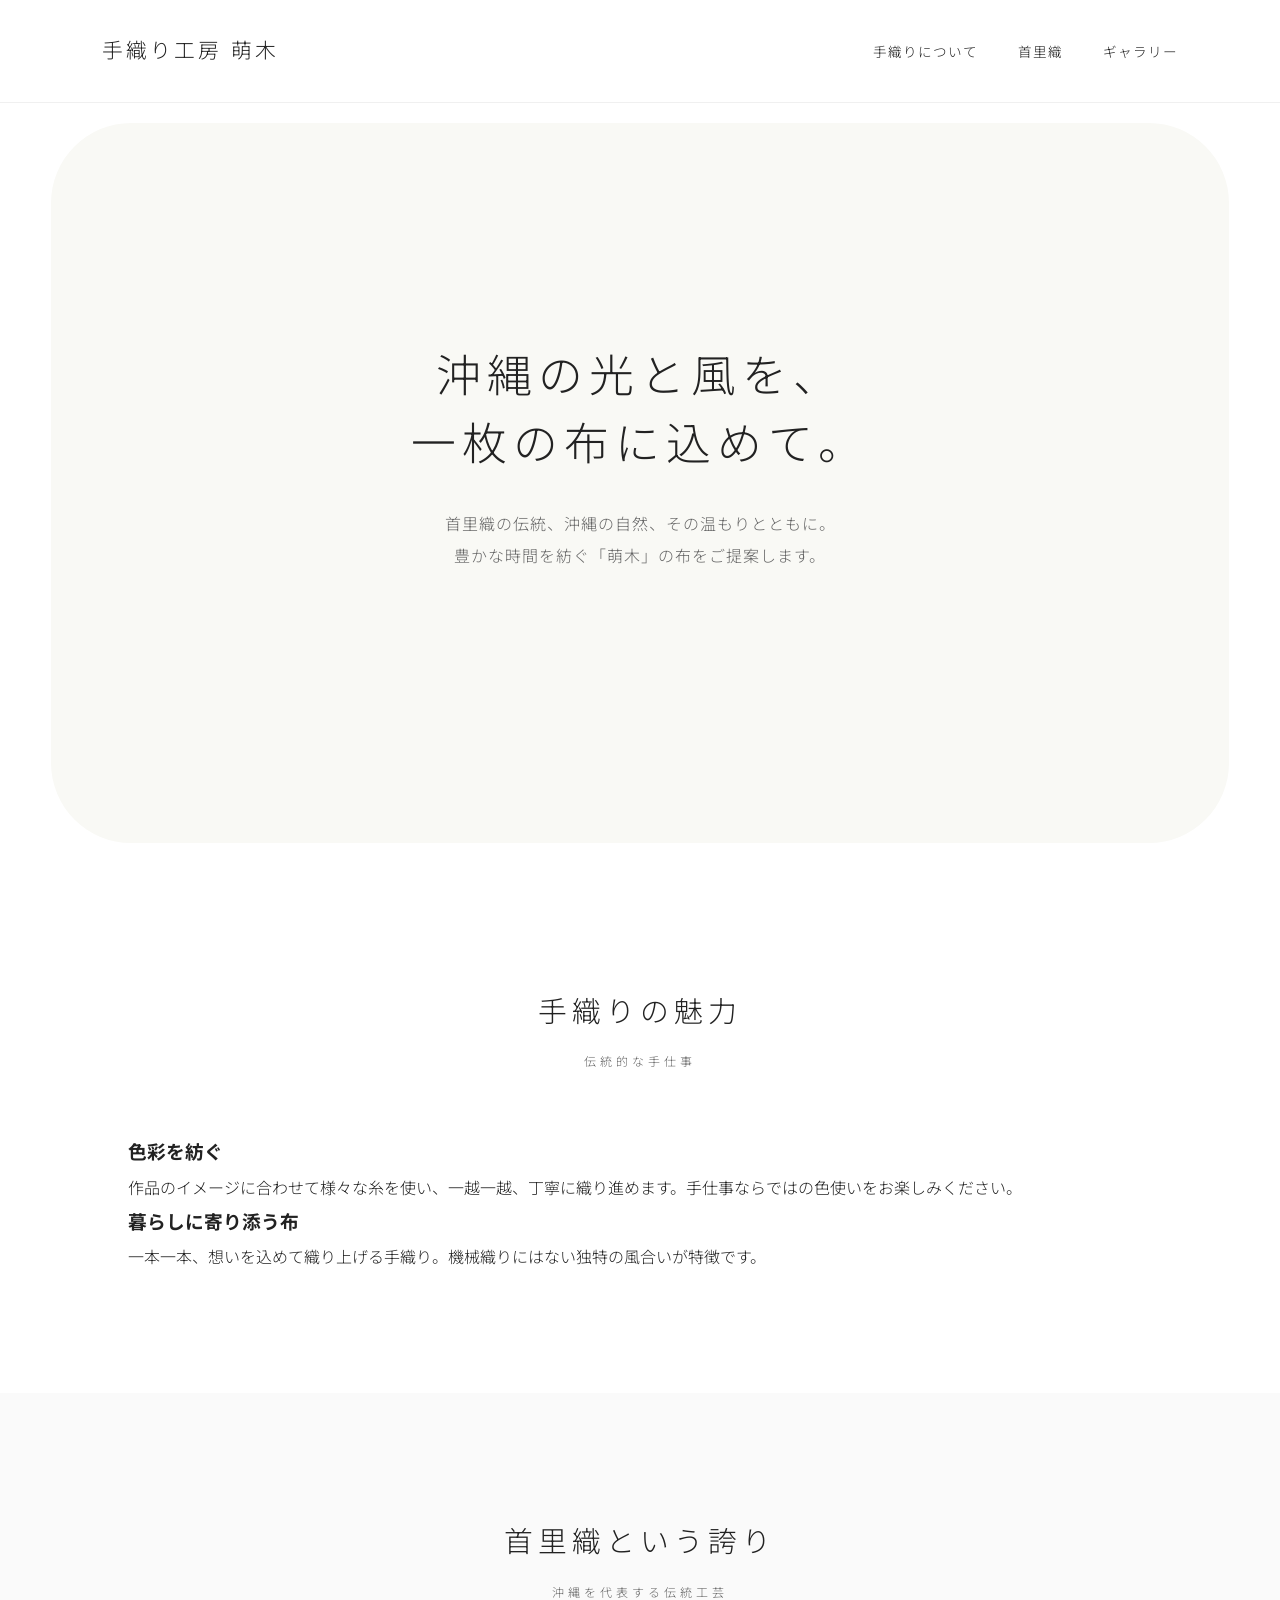
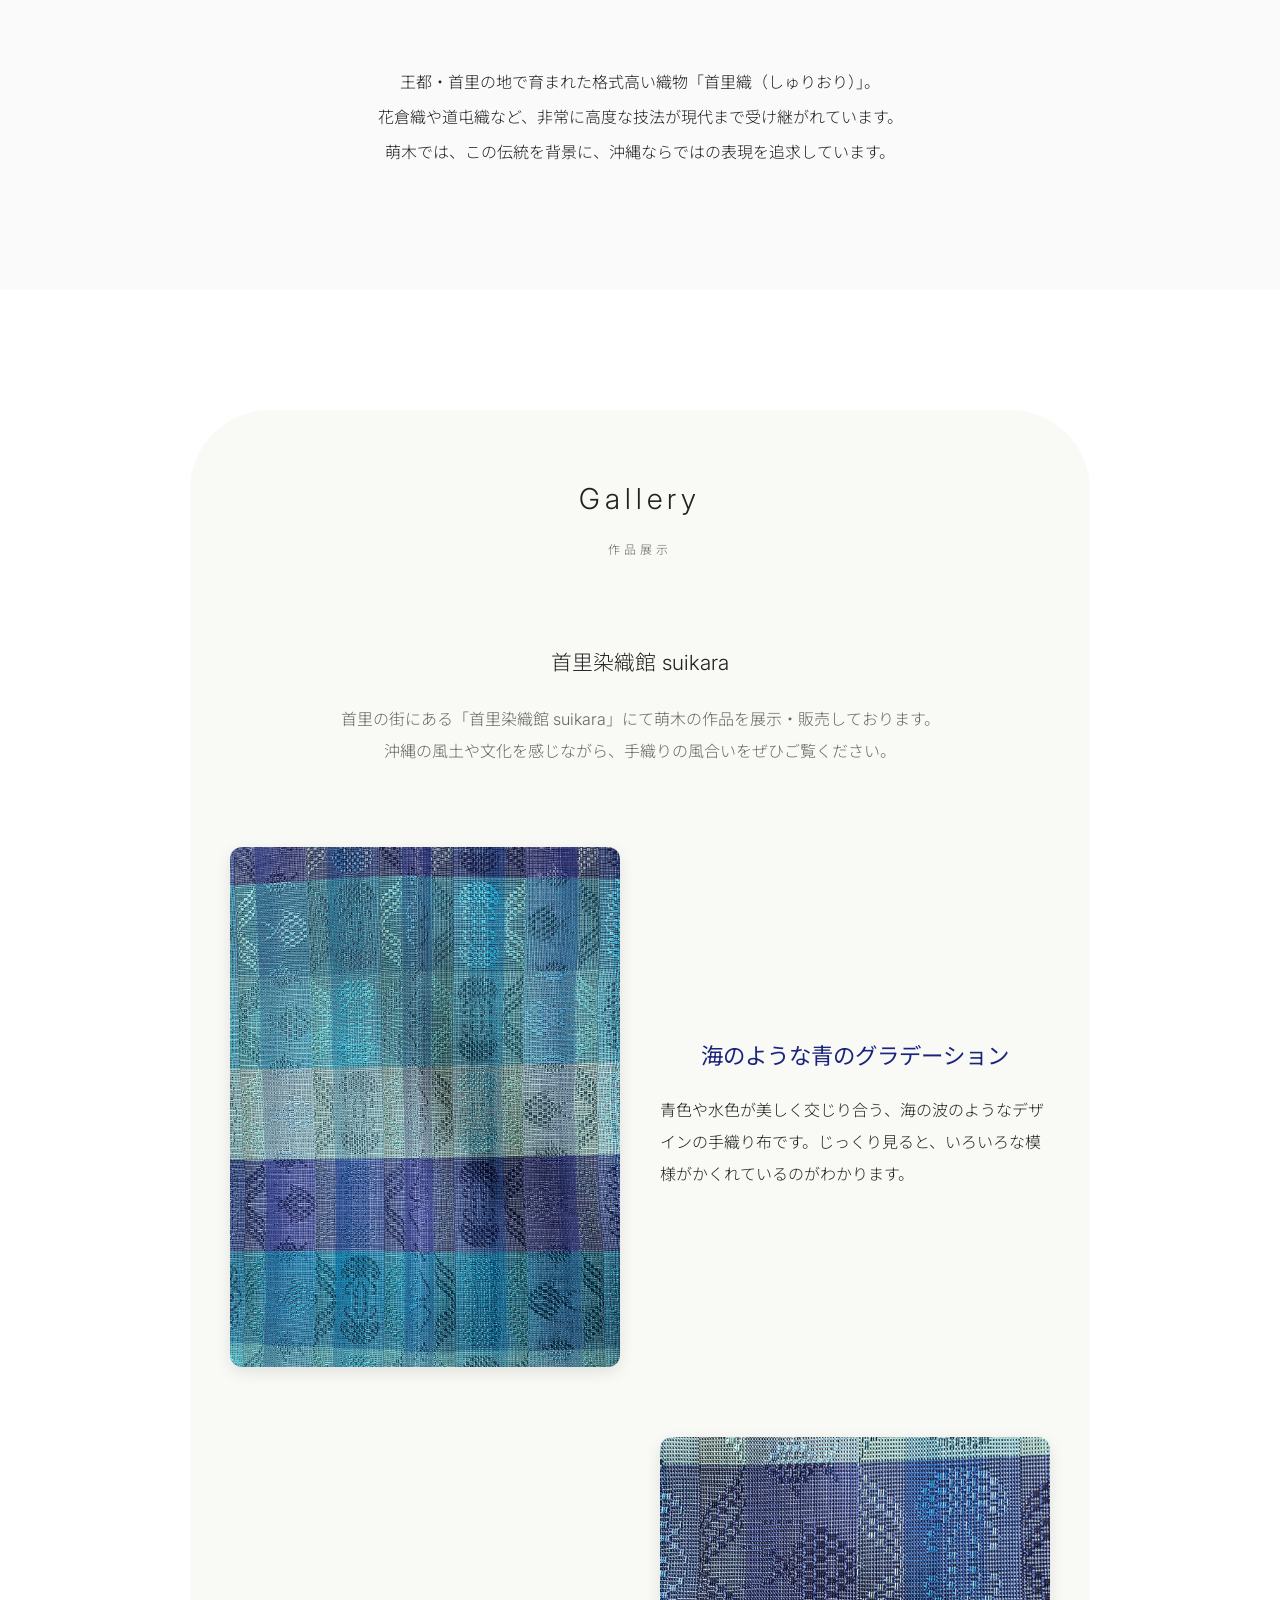
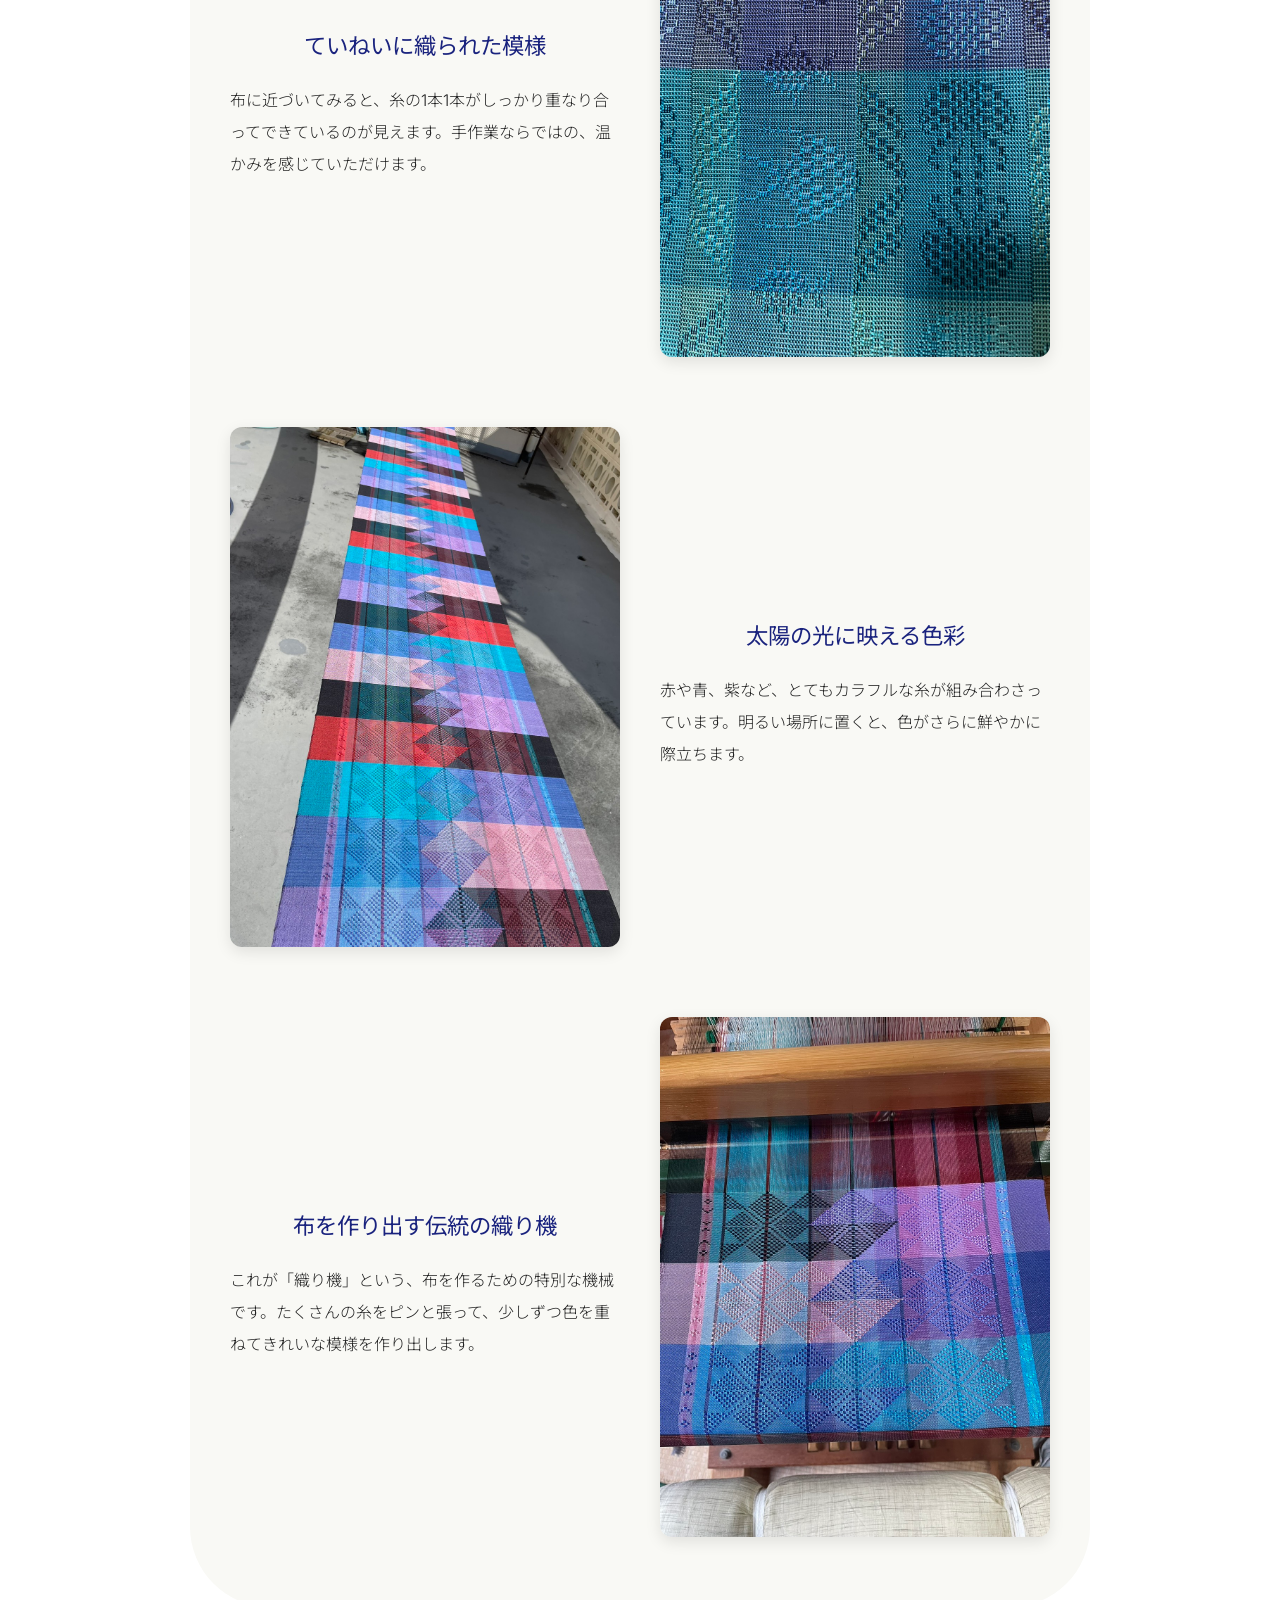
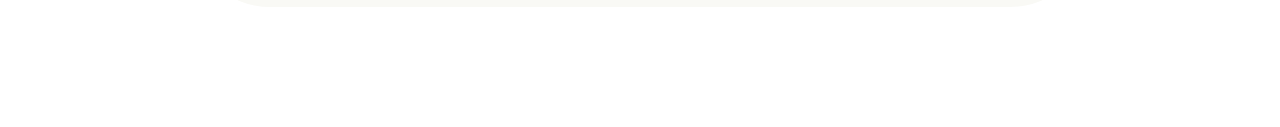
<file: index.html>
<!DOCTYPE html>
<html lang="ja">

<head>
    <meta charset="UTF-8">
    <meta name="viewport" content="width=device-width, initial-scale=1.0">
    <title>手織り工房萌木 | 首里織の伝統を、現代の暮らしへ</title>
    <!-- Google Fonts からオシャレなフォントを読み込んでいます -->
    <link
        href="https://fonts.googleapis.com/css2?family=Inter:wght@300;400&family=Noto+Sans+JP:wght@300;400&display=swap"
        rel="stylesheet">
    <!-- デザインを決める CSS ファイルを読み込んでいます -->
    <link rel="stylesheet" href="style.css">
</head>

<body>

    <!-- ヘッダー：ロゴとナビゲーションメニュー -->
    <header>
        <div class="logo">手織り工房 萌木</div>
        <nav>
            <ul>
                <li><a href="#about">手織りについて</a></li>
                <li><a href="#techniques">首里織</a></li>
                <li><a href="#shop">ギャラリー</a></li>
            </ul>
        </nav>
    </header>

    <main>
        <!-- ヒーローエリア：トップの見せ場です -->
        <section class="hero">
            <div class="hero-content fade-in">
                <h1>沖縄の光と風を、<br>一枚の布に込めて。</h1>
                <p>首里織の伝統、沖縄の自然、その温もりとともに。<br>
                    豊かな時間を紡ぐ「萌木」の布をご提案します。</p>

            </div>
        </section>

        <!-- 手織りの魅力についてのセクション -->
        <section id="about" class="about">
            <h2 class="fade-in">手織りの魅力</h2>
            <p class="subtitle fade-in">伝統的な手仕事</p>
            <div class="about-grid fade-in">
                <div class="about-item">
                    <h3>色彩を紡ぐ</h3>
                    <p>作品のイメージに合わせて様々な糸を使い、一越一越、丁寧に織り進めます。手仕事ならではの色使いをお楽しみください。</p>
                </div>
                <div class="about-item">
                    <h3>暮らしに寄り添う布</h3>
                    <p>一本一本、想いを込めて織り上げる手織り。機械織りにはない独特の風合いが特徴です。</p>
                </div>
            </div>
        </section>

        <!-- 首里織（しゅりおり）についての紹介 -->
        <section id="techniques" class="techniques">
            <div class="tech-content fade-in">
                <h2>首里織という誇り</h2>
                <p class="subtitle">沖縄を代表する伝統工芸</p>
                <div class="tech-desc">
                    <p>王都・首里の地で育まれた格式高い織物「首里織（しゅりおり）」。<br>
                        花倉織や道屯織など、非常に高度な技法が現代まで受け継がれています。<br>
                        萌木では、この伝統を背景に、沖縄ならではの表現を追求しています。</p>
                </div>
            </div>
        </section>

        <!-- 展示紹介（suikara の案内） -->
        <section id="shop" class="shop">
            <div class="shop-card">
                <h2 class="fade-in">Gallery</h2>
                <p class="subtitle fade-in">作品展示</p>
                <div class="shop-simple fade-in">
                    <h3>首里染織館 suikara</h3>
                    <p>首里の街にある「首里染織館 suikara」にて萌木の作品を展示・販売しております。沖縄の風土や文化を感じながら、手織りの風合いをぜひご覧ください。</p>
                </div>

                <!-- ここからが市松模様（互い違い）の写真と文章のコーナーです -->
                <div class="checker-gallery">

                    <!-- 1つ目：写真が左、文章が右 -->
                    <div class="checker-row fade-in">
                        <div class="checker-img">
                            <img src="images/photo1.jpg" alt="青と紫の手織りの布">
                        </div>
                        <div class="checker-text">
                            <h3>海のような青のグラデーション</h3>
                            <p>青色や水色が美しく交じり合う、海の波のようなデザインの手織り布です。じっくり見ると、いろいろな模様がかくれているのがわかります。</p>
                        </div>
                    </div>

                    <!-- 2つ目：文章が左、写真が右 -->
                    <div class="checker-row reverse fade-in">
                        <div class="checker-img">
                            <img src="images/photo2.jpg" alt="丁寧に織られた青い布の模様">
                        </div>
                        <div class="checker-text">
                            <h3>ていねいに織られた模様</h3>
                            <p>布に近づいてみると、糸の1本1本がしっかり重なり合ってできているのが見えます。手作業ならではの、温かみを感じていただけます。</p>
                        </div>
                    </div>

                    <!-- 3つ目：写真が左、文章が右 -->
                    <div class="checker-row fade-in">
                        <div class="checker-img">
                            <img src="images/photo3.jpg" alt="カラフルな手織りの布">
                        </div>
                        <div class="checker-text">
                            <h3>太陽の光に映える色彩</h3>
                            <p>赤や青、紫など、とてもカラフルな糸が組み合わさっています。明るい場所に置くと、色がさらに鮮やかに際立ちます。</p>
                        </div>
                    </div>

                    <!-- 4つ目：文章が左、写真が右 -->
                    <div class="checker-row reverse fade-in">
                        <div class="checker-img">
                            <img src="images/photo4.jpg" alt="織り機で布を織る様子">
                        </div>
                        <div class="checker-text">
                            <h3>布を作り出す伝統の織り機</h3>
                            <p>これが「織り機」という、布を作るための特別な機械です。たくさんの糸をピンと張って、少しずつ色を重ねてきれいな模様を作り出します。</p>
                        </div>
                    </div>

                    <!-- 5つ目：写真が左、文章が右 -->


                </div>
            </div>
        </section>


    </main>

    <!-- スクロールしたときにフワッと出すための魔法のプログラム -->
    <script>
        // ページが読み込まれたら準備スタート
        document.addEventListener('DOMContentLoaded', function () {
            // フワッと出したいものを全部探しておく
            const fadeElements = document.querySelectorAll('.fade-in');

            // 画面の中に入ってきたかどうかを見張る「監視係（かんしがかり）」を作ります
            const observer = new IntersectionObserver((entries) => {
                entries.forEach(entry => {
                    // もし画面の中に入ってきたら
                    if (entry.isIntersecting) {
                        // 「is-visible（見えたよ！）」という目印をつけます
                        entry.target.classList.add('is-visible');
                        // 一度見えたら、もう監視しなくていいのでお休みにします
                        observer.unobserve(entry.target);
                    }
                });
            }, {
                // 画面の下から少し顔を出したくらいでフワッと出るように調整しています
                threshold: 0.1,
                rootMargin: "0px 0px -50px 0px"
            });

            // 探しておいたフワッと出したいもの全部に、監視係をつけます
            fadeElements.forEach(element => {
                observer.observe(element);
            });
        });
    </script>
</body>

</html>
</file>
<file: style.css>
/* 
   style.css: デザインを決めるファイルです。
*/

:root {
    --primary-white: #ffffff;
    --sand-beige: #f9f9f5;
    --accent-indigo: #1a237e;
    --text-main: #222222;
    --text-light: #666666;
}

* {
    margin: 0;
    padding: 0;
    box-sizing: border-box;
}

body {
    font-family: 'Inter', 'Noto Sans JP', sans-serif;
    font-weight: 300;
    line-height: 2.0;
    color: var(--text-main);
    background-color: var(--primary-white);
}

/* ヘッダー */
header {
    display: flex;
    justify-content: space-between;
    align-items: center;
    padding: 30px 8%;
    position: sticky;
    top: 0;
    background-color: rgba(255, 255, 255, 0.95);
    backdrop-filter: blur(15px);
    z-index: 100;
    border-bottom: 1px solid #f0f0f0;
}

.logo {
    font-size: 1.3rem;
    font-weight: 300;
    letter-spacing: 3px;
    color: var(--text-main);
}

nav ul {
    display: flex;
    list-style: none;
}

nav ul li {
    margin-left: 40px;
}

nav ul li a {
    text-decoration: none;
    color: var(--text-main);
    font-size: 0.85rem;
    letter-spacing: 1px;
    transition: all 0.3s;
}

nav ul li a:hover {
    color: var(--accent-indigo);
    opacity: 0.6;
}

/* 各セクション */
section {
    padding: 120px 10%;
}

h2 {
    font-size: 1.8rem;
    text-align: center;
    font-weight: 300;
    letter-spacing: 5px;
    margin-bottom: 10px;
}

.subtitle {
    text-align: center;
    color: var(--text-light);
    font-size: 0.75rem;
    text-transform: uppercase;
    letter-spacing: 4px;
    margin-bottom: 60px;
}

/* ヒーローエリア */
.hero {
    height: 80vh; /* 少し高さを調整しました */
    display: flex;
    align-items: center;
    justify-content: center;
    background-color: var(--sand-beige);
    text-align: center;
    /* 角を丸くして、箱のような形にします */
    margin: 20px auto;
    width: 92%;
    max-width: 1200px;
    border-radius: 80px;
}

.hero h1 {
    font-size: 2.8rem;
    font-weight: 300;
    margin-bottom: 30px;
    letter-spacing: 6px;
    line-height: 1.5;
}

.hero p {
    font-size: 1rem;
    color: var(--text-light);
    margin-bottom: 50px;
    letter-spacing: 1px;
}

.btn {
    display: inline-block;
    padding: 15px 40px;
    border: 1px solid var(--text-main);
    color: var(--text-main);
    text-decoration: none;
    font-size: 0.8rem;
    letter-spacing: 2px;
    transition: all 0.4s;
}

.btn:hover {
    background-color: var(--text-main);
    color: white;
}

/* 首里織コーナー */
.techniques {
    background-color: #fafafa;
    text-align: center;
}

.tech-desc {
    max-width: 800px;
    margin: 0 auto;
    font-size: 1rem;
    line-height: 2.2;
}

/* ショップコーナー（シンプル版） */
.shop-card {
    background-color: var(--sand-beige);
    padding: 60px 40px;
    text-align: center;
    max-width: 900px;
    margin: 0 auto;
    /* 中央寄せにします */
    border-radius: 80px; /* もっと大きく丸くして、ふわっとした形にします */
    width: 92%; /* 画面の端から少し離して、丸みが見えるようにします */
}

.shop-simple {
    margin-top: 30px;
    padding: 20px;
}

.shop-simple h3 {
    font-weight: 300;
    margin-bottom: 20px;
    font-size: 1.3rem;
}

.shop-simple p {
    font-size: 1rem;
    color: var(--text-light);
    max-width: 600px;
    margin: 0 auto;
}

/* 市松模様（互い違い）ギャラリーのルール */
.checker-gallery {
    display: flex;
    flex-direction: column;
    /* 縦に並べていきます */
    gap: 60px;
    /* それぞれの段の間に広めのすき間をあけます */
    margin-top: 60px;
}

/* 1段（写真と文章のセット）のルール */
.checker-row {
    display: flex;
    align-items: center;
    /* 高さを真ん中にそろえます */
    gap: 40px;
    /* 写真と文章の間のすき間です */
}

/* 逆向き（文章が左、写真が右）にするルール */
.checker-row.reverse {
    flex-direction: row-reverse;
}

/* 写真と文章を入れる箱の大きさ（半分ずつ） */
.checker-img,
.checker-text {
    flex: 1;
}

/* 写真自体のルール */
.checker-img img {
    width: 100%;
    /* 箱の幅いっぱいに広げます */
    height: auto;
    border-radius: 12px;
    /* 少し丸みをつけて優しい感じにします */
    box-shadow: 0 5px 15px rgba(0, 0, 0, 0.1);
    /* ふんわりとした影をつけます */
    /* ※大きく動くアクションはやめて、落ち着いた見た目にしました */
}

/* 文章のタイトルのルール */
.checker-text h3 {
    font-size: 1.4rem;
    font-weight: 400;
    margin-bottom: 15px;
    color: var(--accent-indigo);
    /* タイトルは少し青色にします */
}

/* 文章の中身のルール */
.checker-text p {
    font-size: 1rem;
    line-height: 2.0;
    /* 行と行の間を広くして読みやすくします */
    text-align: left;
    /* 文章を左側にきちんとそろえます */
}

/* レスポンシブ設計 */
@media screen and (max-width: 768px) {
    header {
        padding: 20px;
        flex-direction: column;
    }

    nav ul {
        margin-top: 15px;
    }

    nav ul li {
        margin: 0 10px;
    }

    .hero h1 {
        font-size: 1.8rem;
    }

    section {
        padding: 70px 5%;
    }

    /* スマホ画面では横並びをやめて、縦一列に並べ直します */
    .checker-row,
    .checker-row.reverse {
        flex-direction: column;
        gap: 20px;
    }
}

/* フッター */
footer {
    text-align: center;
    padding: 60px;
    font-size: 0.75rem;
    letter-spacing: 1px;
    color: var(--text-light);
    border-top: 1px solid #f0f0f0;
}

/* =========================================
   フワッと出てくる魔法のルール
========================================= */
.fade-in {
    opacity: 0;
    /* 最初は透明（見えない状態）にしておきます */
    transform: translateY(30px);
    /* 少し下の方にずらしておきます */
    transition: opacity 0.5s ease-out, transform 0.5s ease-out;
    /* 0.5秒かけてスッと変化させるルールです */
}

/* 画面に入って「見えたよ！」の目印がついたときのルール */
.fade-in.is-visible {
    opacity: 1;
    /* はっきりと見えるようにします */
    transform: translateY(0);
    /* 元の正しい位置に戻します */
}
</file>
